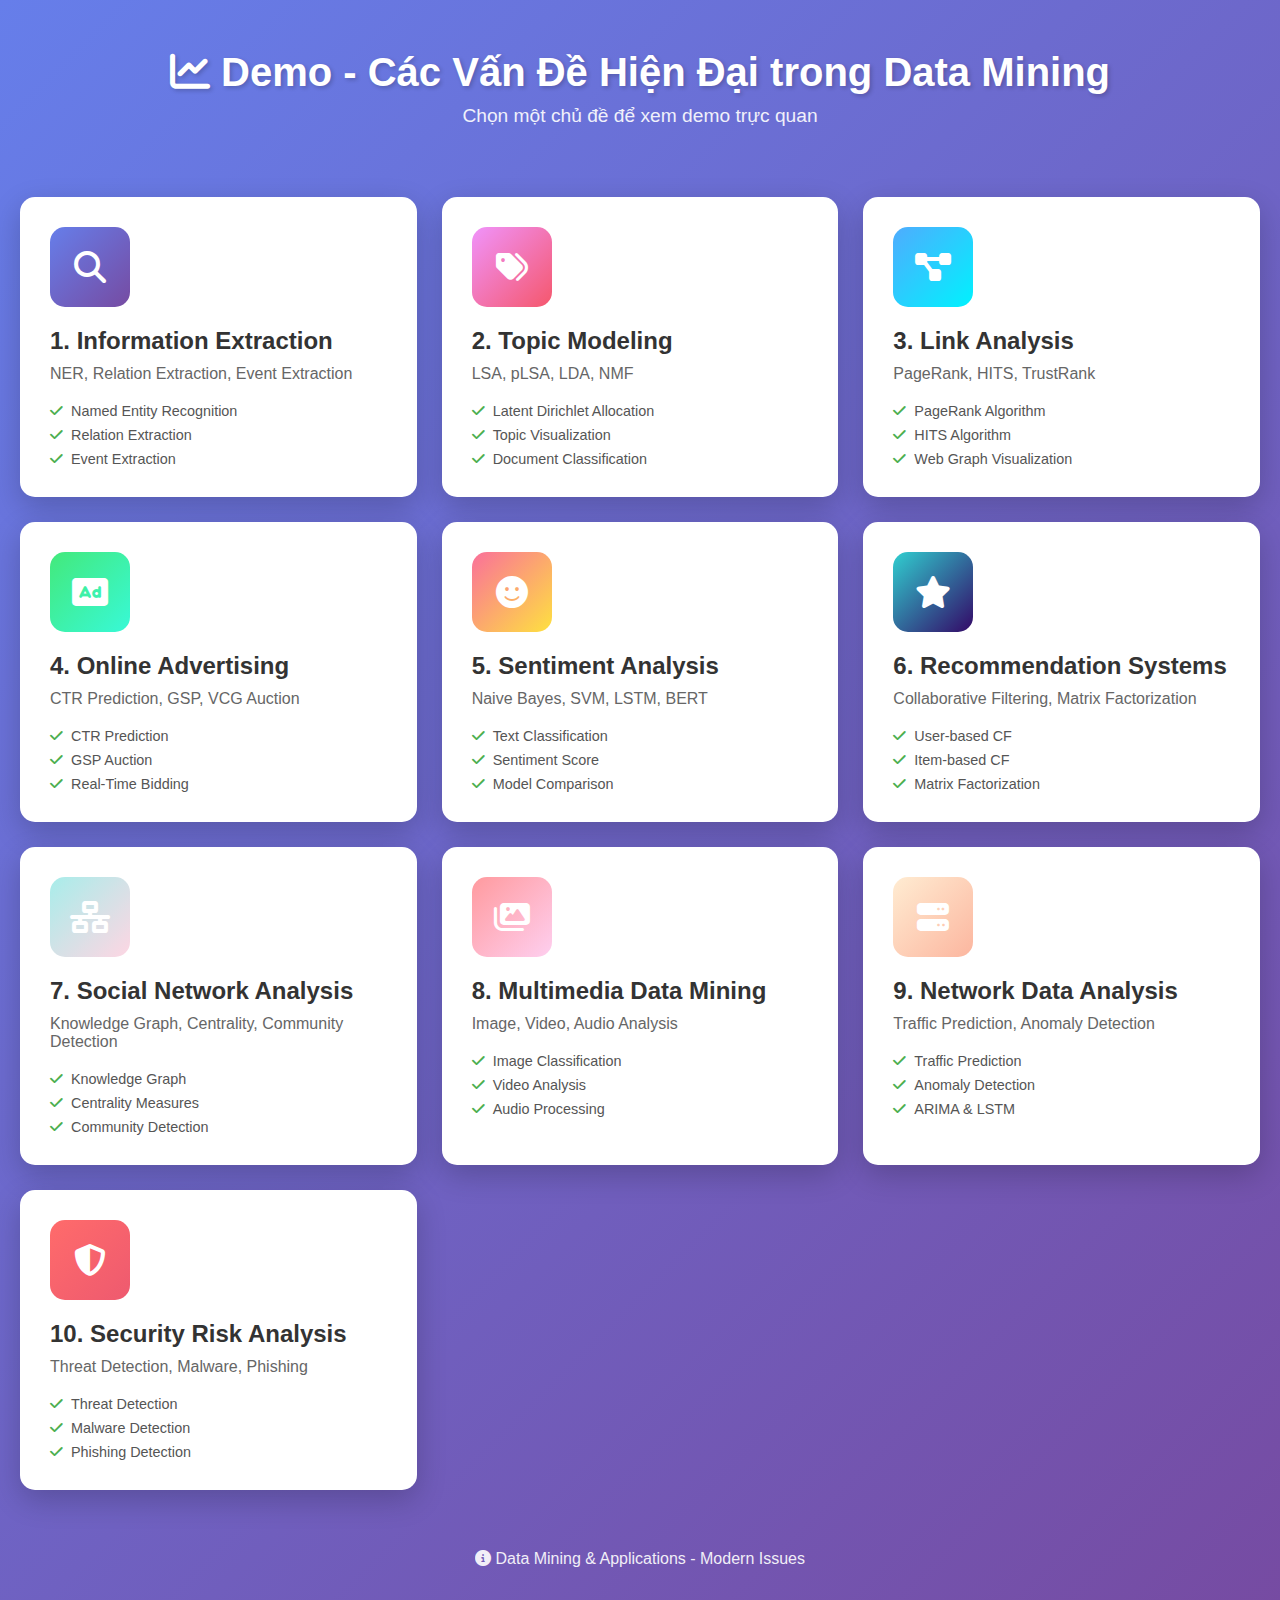
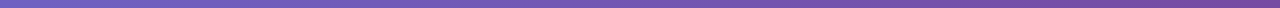
<file: demo/index.html>
<!DOCTYPE html>
<html lang="vi">
<head>
    <meta charset="UTF-8">
    <meta name="viewport" content="width=device-width, initial-scale=1.0">
    <title>Demo - Các Vấn Đề Hiện Đại trong Data Mining</title>
    <link rel="stylesheet" href="css/style.css">
    <link rel="stylesheet" href="https://cdnjs.cloudflare.com/ajax/libs/font-awesome/6.4.0/css/all.min.css">
</head>
<body>
    <div class="container">
        <header>
            <h1><i class="fas fa-chart-line"></i> Demo - Các Vấn Đề Hiện Đại trong Data Mining</h1>
            <p class="subtitle">Chọn một chủ đề để xem demo trực quan</p>
        </header>

        <div class="demo-grid">
            <!-- Demo 1: Information Extraction -->
            <div class="demo-card" onclick="window.location.href='demo1.html'">
                <div class="card-icon" style="background: linear-gradient(135deg, #667eea 0%, #764ba2 100%);">
                    <i class="fas fa-search"></i>
                </div>
                <h3>1. Information Extraction</h3>
                <p>NER, Relation Extraction, Event Extraction</p>
                <div class="card-features">
                    <span><i class="fas fa-check"></i> Named Entity Recognition</span>
                    <span><i class="fas fa-check"></i> Relation Extraction</span>
                    <span><i class="fas fa-check"></i> Event Extraction</span>
                </div>
            </div>

            <!-- Demo 2: Topic Modeling -->
            <div class="demo-card" onclick="window.location.href='demo2.html'">
                <div class="card-icon" style="background: linear-gradient(135deg, #f093fb 0%, #f5576c 100%);">
                    <i class="fas fa-tags"></i>
                </div>
                <h3>2. Topic Modeling</h3>
                <p>LSA, pLSA, LDA, NMF</p>
                <div class="card-features">
                    <span><i class="fas fa-check"></i> Latent Dirichlet Allocation</span>
                    <span><i class="fas fa-check"></i> Topic Visualization</span>
                    <span><i class="fas fa-check"></i> Document Classification</span>
                </div>
            </div>

            <!-- Demo 3: Link Analysis -->
            <div class="demo-card" onclick="window.location.href='demo3.html'">
                <div class="card-icon" style="background: linear-gradient(135deg, #4facfe 0%, #00f2fe 100%);">
                    <i class="fas fa-project-diagram"></i>
                </div>
                <h3>3. Link Analysis</h3>
                <p>PageRank, HITS, TrustRank</p>
                <div class="card-features">
                    <span><i class="fas fa-check"></i> PageRank Algorithm</span>
                    <span><i class="fas fa-check"></i> HITS Algorithm</span>
                    <span><i class="fas fa-check"></i> Web Graph Visualization</span>
                </div>
            </div>

            <!-- Demo 4: Online Advertising -->
            <div class="demo-card" onclick="window.location.href='demo4.html'">
                <div class="card-icon" style="background: linear-gradient(135deg, #43e97b 0%, #38f9d7 100%);">
                    <i class="fas fa-ad"></i>
                </div>
                <h3>4. Online Advertising</h3>
                <p>CTR Prediction, GSP, VCG Auction</p>
                <div class="card-features">
                    <span><i class="fas fa-check"></i> CTR Prediction</span>
                    <span><i class="fas fa-check"></i> GSP Auction</span>
                    <span><i class="fas fa-check"></i> Real-Time Bidding</span>
                </div>
            </div>

            <!-- Demo 5: Sentiment Analysis -->
            <div class="demo-card" onclick="window.location.href='demo5.html'">
                <div class="card-icon" style="background: linear-gradient(135deg, #fa709a 0%, #fee140 100%);">
                    <i class="fas fa-smile"></i>
                </div>
                <h3>5. Sentiment Analysis</h3>
                <p>Naive Bayes, SVM, LSTM, BERT</p>
                <div class="card-features">
                    <span><i class="fas fa-check"></i> Text Classification</span>
                    <span><i class="fas fa-check"></i> Sentiment Score</span>
                    <span><i class="fas fa-check"></i> Model Comparison</span>
                </div>
            </div>

            <!-- Demo 6: Recommendation Systems -->
            <div class="demo-card" onclick="window.location.href='demo6.html'">
                <div class="card-icon" style="background: linear-gradient(135deg, #30cfd0 0%, #330867 100%);">
                    <i class="fas fa-star"></i>
                </div>
                <h3>6. Recommendation Systems</h3>
                <p>Collaborative Filtering, Matrix Factorization</p>
                <div class="card-features">
                    <span><i class="fas fa-check"></i> User-based CF</span>
                    <span><i class="fas fa-check"></i> Item-based CF</span>
                    <span><i class="fas fa-check"></i> Matrix Factorization</span>
                </div>
            </div>

            <!-- Demo 7: Social Network Analysis -->
            <div class="demo-card" onclick="window.location.href='demo7.html'">
                <div class="card-icon" style="background: linear-gradient(135deg, #a8edea 0%, #fed6e3 100%);">
                    <i class="fas fa-network-wired"></i>
                </div>
                <h3>7. Social Network Analysis</h3>
                <p>Knowledge Graph, Centrality, Community Detection</p>
                <div class="card-features">
                    <span><i class="fas fa-check"></i> Knowledge Graph</span>
                    <span><i class="fas fa-check"></i> Centrality Measures</span>
                    <span><i class="fas fa-check"></i> Community Detection</span>
                </div>
            </div>

            <!-- Demo 8: Multimedia Data Mining -->
            <div class="demo-card" onclick="window.location.href='demo8.html'">
                <div class="card-icon" style="background: linear-gradient(135deg, #ff9a9e 0%, #fecfef 100%);">
                    <i class="fas fa-images"></i>
                </div>
                <h3>8. Multimedia Data Mining</h3>
                <p>Image, Video, Audio Analysis</p>
                <div class="card-features">
                    <span><i class="fas fa-check"></i> Image Classification</span>
                    <span><i class="fas fa-check"></i> Video Analysis</span>
                    <span><i class="fas fa-check"></i> Audio Processing</span>
                </div>
            </div>

            <!-- Demo 9: Network Data Analysis -->
            <div class="demo-card" onclick="window.location.href='demo9.html'">
                <div class="card-icon" style="background: linear-gradient(135deg, #ffecd2 0%, #fcb69f 100%);">
                    <i class="fas fa-server"></i>
                </div>
                <h3>9. Network Data Analysis</h3>
                <p>Traffic Prediction, Anomaly Detection</p>
                <div class="card-features">
                    <span><i class="fas fa-check"></i> Traffic Prediction</span>
                    <span><i class="fas fa-check"></i> Anomaly Detection</span>
                    <span><i class="fas fa-check"></i> ARIMA & LSTM</span>
                </div>
            </div>

            <!-- Demo 10: Security Risk Analysis -->
            <div class="demo-card" onclick="window.location.href='demo10.html'">
                <div class="card-icon" style="background: linear-gradient(135deg, #ff6b6b 0%, #ee5a6f 100%);">
                    <i class="fas fa-shield-alt"></i>
                </div>
                <h3>10. Security Risk Analysis</h3>
                <p>Threat Detection, Malware, Phishing</p>
                <div class="card-features">
                    <span><i class="fas fa-check"></i> Threat Detection</span>
                    <span><i class="fas fa-check"></i> Malware Detection</span>
                    <span><i class="fas fa-check"></i> Phishing Detection</span>
                </div>
            </div>
        </div>

        <footer>
            <p><i class="fas fa-info-circle"></i> Data Mining & Applications - Modern Issues</p>
        </footer>
    </div>
</body>
</html>
</file>
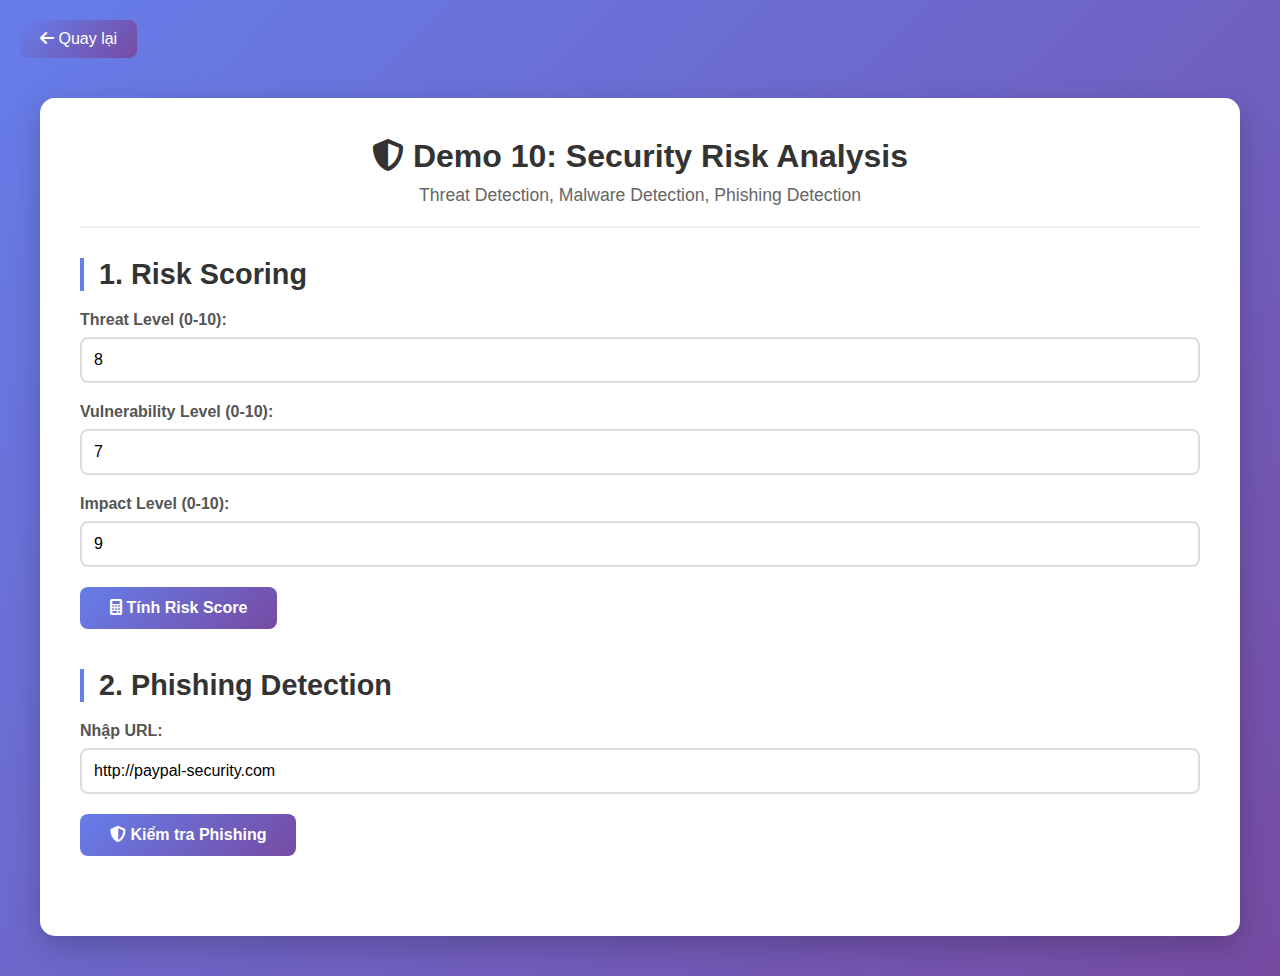
<file: demo/demo10.html>
<!DOCTYPE html>
<html lang="vi">
<head>
    <meta charset="UTF-8">
    <meta name="viewport" content="width=device-width, initial-scale=1.0">
    <title>Demo 10: Security Risk Analysis</title>
    <link rel="stylesheet" href="css/style.css">
    <link rel="stylesheet" href="https://cdnjs.cloudflare.com/ajax/libs/font-awesome/6.4.0/css/all.min.css">
</head>
<body>
    <div class="container">
        <a href="index.html" class="back-button"><i class="fas fa-arrow-left"></i> Quay lại</a>
        
        <div class="demo-container">
            <div class="demo-header">
                <h1><i class="fas fa-shield-alt"></i> Demo 10: Security Risk Analysis</h1>
                <p>Threat Detection, Malware Detection, Phishing Detection</p>
            </div>

            <div class="demo-section">
                <h2>1. Risk Scoring</h2>
                <div class="input-group">
                    <label>Threat Level (0-10):</label>
                    <input type="number" id="threat" value="8" min="0" max="10">
                </div>
                <div class="input-group">
                    <label>Vulnerability Level (0-10):</label>
                    <input type="number" id="vulnerability" value="7" min="0" max="10">
                </div>
                <div class="input-group">
                    <label>Impact Level (0-10):</label>
                    <input type="number" id="impact" value="9" min="0" max="10">
                </div>
                <button class="btn" onclick="calculateRisk()"><i class="fas fa-calculator"></i> Tính Risk Score</button>
                <div id="risk-result" class="result-box" style="display: none;"></div>
            </div>

            <div class="demo-section">
                <h2>2. Phishing Detection</h2>
                <div class="input-group">
                    <label>Nhập URL:</label>
                    <input type="text" id="url-input" placeholder="https://example.com" value="http://paypal-security.com">
                </div>
                <button class="btn" onclick="detectPhishing()"><i class="fas fa-shield-alt"></i> Kiểm tra Phishing</button>
                <div id="phishing-result" class="result-box" style="display: none;"></div>
            </div>
        </div>
    </div>

    <script src="js/demo10.js"></script>
</body>
</html>
</file>
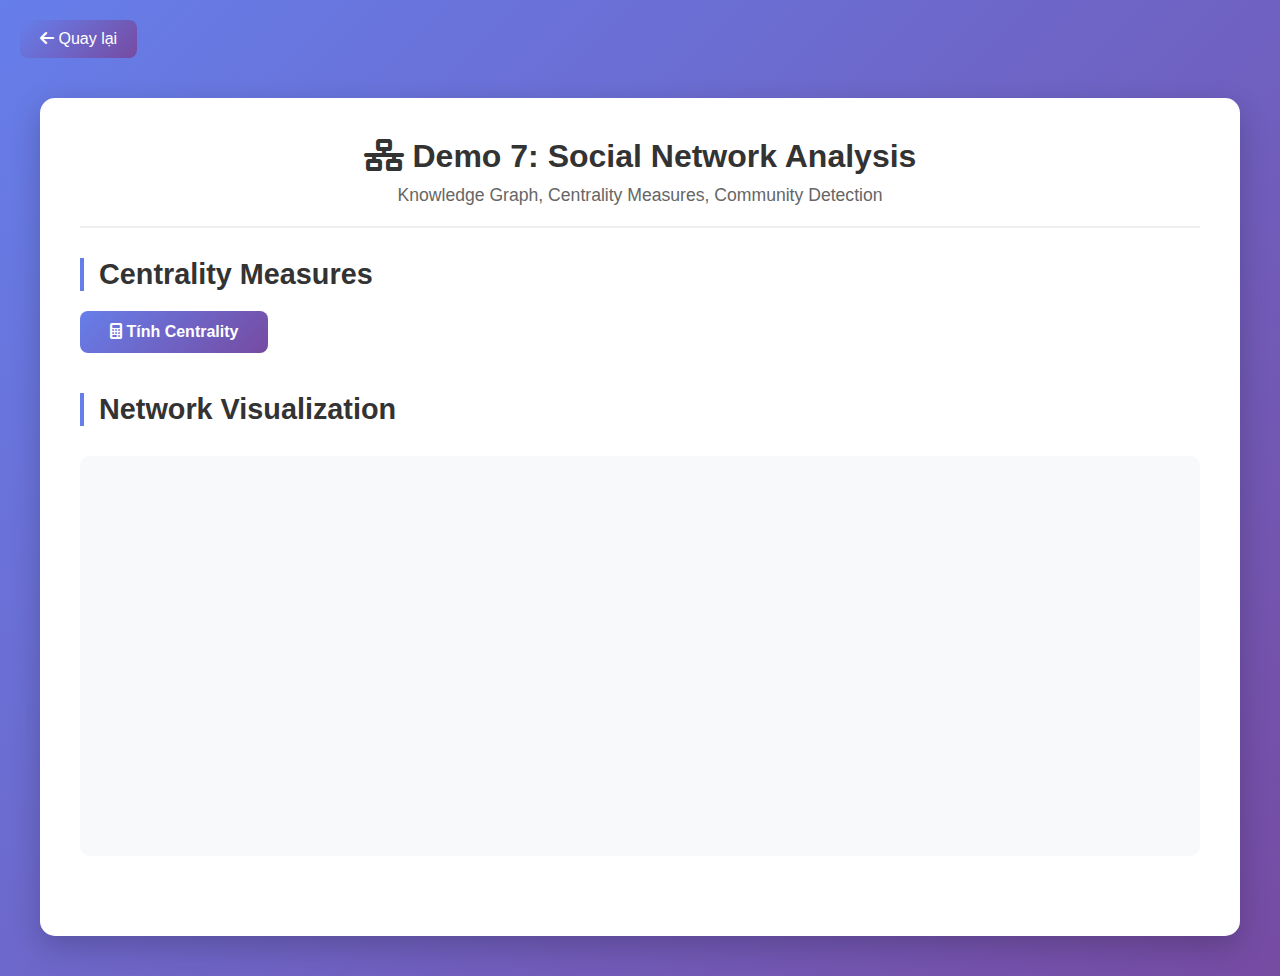
<file: demo/demo7.html>
<!DOCTYPE html>
<html lang="vi">
<head>
    <meta charset="UTF-8">
    <meta name="viewport" content="width=device-width, initial-scale=1.0">
    <title>Demo 7: Social Network Analysis</title>
    <link rel="stylesheet" href="css/style.css">
    <link rel="stylesheet" href="https://cdnjs.cloudflare.com/ajax/libs/font-awesome/6.4.0/css/all.min.css">
    <script src="https://d3js.org/d3.v7.min.js"></script>
</head>
<body>
    <div class="container">
        <a href="index.html" class="back-button"><i class="fas fa-arrow-left"></i> Quay lại</a>
        
        <div class="demo-container">
            <div class="demo-header">
                <h1><i class="fas fa-network-wired"></i> Demo 7: Social Network Analysis</h1>
                <p>Knowledge Graph, Centrality Measures, Community Detection</p>
            </div>

            <div class="demo-section">
                <h2>Centrality Measures</h2>
                <button class="btn" onclick="calculateCentrality()"><i class="fas fa-calculator"></i> Tính Centrality</button>
                <div id="centrality-result" class="result-box" style="display: none;"></div>
            </div>

            <div class="demo-section">
                <h2>Network Visualization</h2>
                <div id="network-visualization" class="visualization"></div>
            </div>
        </div>
    </div>

    <script src="js/demo7.js"></script>
</body>
</html>
</file>
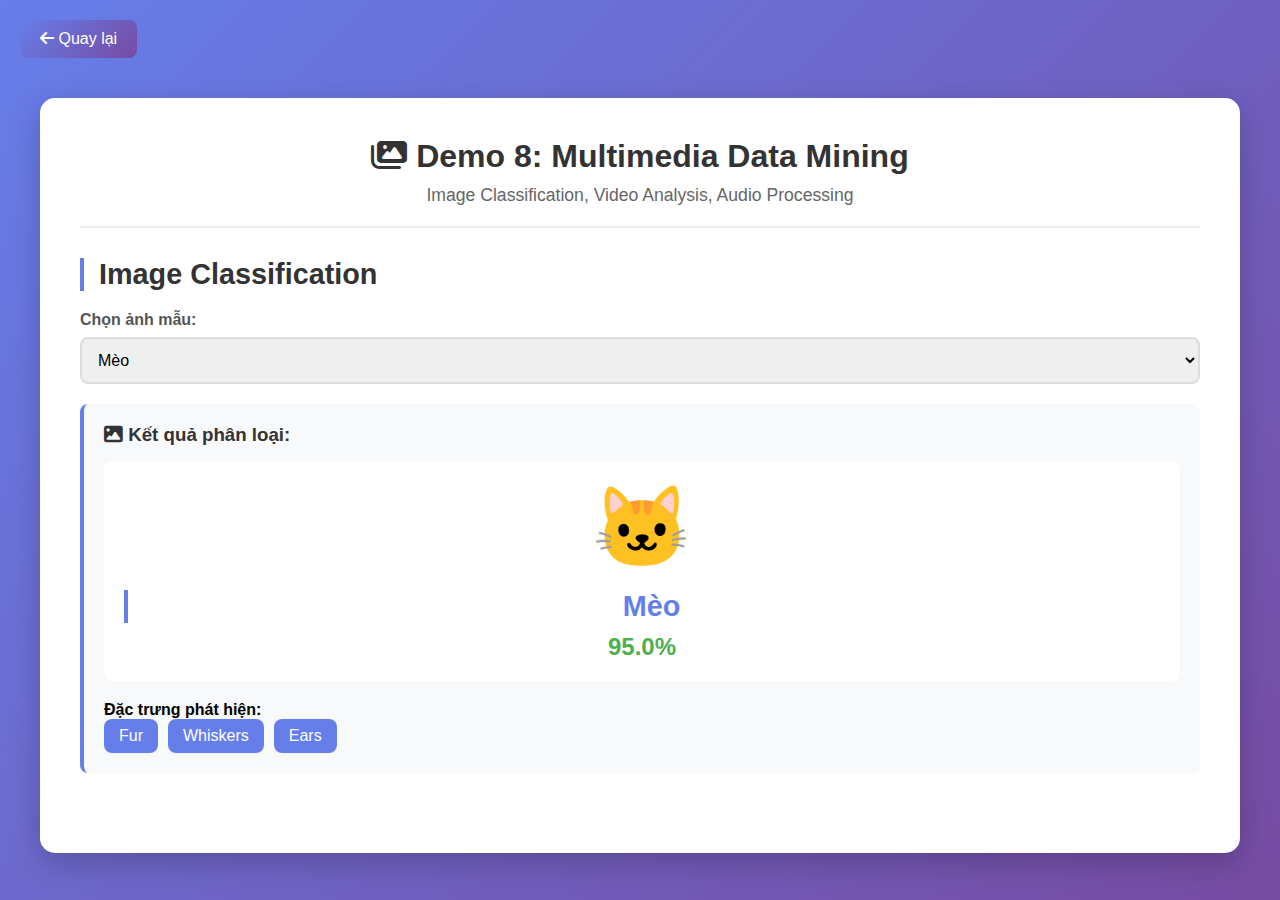
<file: demo/demo8.html>
<!DOCTYPE html>
<html lang="vi">
<head>
    <meta charset="UTF-8">
    <meta name="viewport" content="width=device-width, initial-scale=1.0">
    <title>Demo 8: Multimedia Data Mining</title>
    <link rel="stylesheet" href="css/style.css">
    <link rel="stylesheet" href="https://cdnjs.cloudflare.com/ajax/libs/font-awesome/6.4.0/css/all.min.css">
</head>
<body>
    <div class="container">
        <a href="index.html" class="back-button"><i class="fas fa-arrow-left"></i> Quay lại</a>
        
        <div class="demo-container">
            <div class="demo-header">
                <h1><i class="fas fa-images"></i> Demo 8: Multimedia Data Mining</h1>
                <p>Image Classification, Video Analysis, Audio Processing</p>
            </div>

            <div class="demo-section">
                <h2>Image Classification</h2>
                <div class="input-group">
                    <label>Chọn ảnh mẫu:</label>
                    <select id="image-select" onchange="classifyImage()">
                        <option value="cat">Mèo</option>
                        <option value="dog">Chó</option>
                        <option value="car">Xe hơi</option>
                        <option value="building">Tòa nhà</option>
                    </select>
                </div>
                <div id="image-result" class="result-box" style="display: none;"></div>
            </div>
        </div>
    </div>

    <script src="js/demo8.js"></script>
</body>
</html>
</file>
<file: demo/css/style.css>
* {
    margin: 0;
    padding: 0;
    box-sizing: border-box;
}

body {
    font-family: 'Segoe UI', Tahoma, Geneva, Verdana, sans-serif;
    background: linear-gradient(135deg, #667eea 0%, #764ba2 100%);
    min-height: 100vh;
    padding: 20px;
}

.container {
    max-width: 1400px;
    margin: 0 auto;
}

header {
    text-align: center;
    color: white;
    margin-bottom: 40px;
    padding: 30px 0;
}

header h1 {
    font-size: 2.5em;
    margin-bottom: 10px;
    text-shadow: 2px 2px 4px rgba(0,0,0,0.2);
}

.subtitle {
    font-size: 1.2em;
    opacity: 0.9;
}

.demo-grid {
    display: grid;
    grid-template-columns: repeat(auto-fit, minmax(320px, 1fr));
    gap: 25px;
    margin-bottom: 40px;
}

.demo-card {
    background: white;
    border-radius: 15px;
    padding: 30px;
    cursor: pointer;
    transition: all 0.3s ease;
    box-shadow: 0 10px 30px rgba(0,0,0,0.2);
    position: relative;
    overflow: hidden;
}

.demo-card::before {
    content: '';
    position: absolute;
    top: 0;
    left: 0;
    width: 100%;
    height: 5px;
    background: linear-gradient(90deg, #667eea, #764ba2);
    transform: scaleX(0);
    transition: transform 0.3s ease;
}

.demo-card:hover::before {
    transform: scaleX(1);
}

.demo-card:hover {
    transform: translateY(-10px);
    box-shadow: 0 15px 40px rgba(0,0,0,0.3);
}

.card-icon {
    width: 80px;
    height: 80px;
    border-radius: 15px;
    display: flex;
    align-items: center;
    justify-content: center;
    margin-bottom: 20px;
    color: white;
    font-size: 2em;
}

.demo-card h3 {
    color: #333;
    margin-bottom: 10px;
    font-size: 1.5em;
}

.demo-card > p {
    color: #666;
    margin-bottom: 20px;
    font-size: 1em;
}

.card-features {
    display: flex;
    flex-direction: column;
    gap: 8px;
}

.card-features span {
    color: #555;
    font-size: 0.9em;
    display: flex;
    align-items: center;
    gap: 8px;
}

.card-features i {
    color: #4caf50;
}

footer {
    text-align: center;
    color: white;
    padding: 20px;
    opacity: 0.9;
}

/* Demo Page Styles */
.demo-container {
    background: white;
    border-radius: 15px;
    padding: 40px;
    margin: 20px auto;
    max-width: 1200px;
    box-shadow: 0 10px 30px rgba(0,0,0,0.2);
}

.demo-header {
    text-align: center;
    margin-bottom: 30px;
    padding-bottom: 20px;
    border-bottom: 2px solid #eee;
}

.demo-header h1 {
    color: #333;
    font-size: 2em;
    margin-bottom: 10px;
}

.demo-header p {
    color: #666;
    font-size: 1.1em;
}

.back-button {
    display: inline-block;
    padding: 10px 20px;
    background: linear-gradient(135deg, #667eea 0%, #764ba2 100%);
    color: white;
    text-decoration: none;
    border-radius: 8px;
    margin-bottom: 20px;
    transition: all 0.3s ease;
}

.back-button:hover {
    transform: translateX(-5px);
    box-shadow: 0 5px 15px rgba(102, 126, 234, 0.4);
}

.demo-section {
    margin-bottom: 40px;
}

.demo-section h2 {
    color: #333;
    margin-bottom: 20px;
    font-size: 1.8em;
    border-left: 4px solid #667eea;
    padding-left: 15px;
}

.input-group {
    margin-bottom: 20px;
}

.input-group label {
    display: block;
    margin-bottom: 8px;
    color: #555;
    font-weight: 600;
}

.input-group input,
.input-group textarea,
.input-group select {
    width: 100%;
    padding: 12px;
    border: 2px solid #ddd;
    border-radius: 8px;
    font-size: 1em;
    transition: border-color 0.3s ease;
}

.input-group input:focus,
.input-group textarea:focus,
.input-group select:focus {
    outline: none;
    border-color: #667eea;
}

.btn {
    padding: 12px 30px;
    background: linear-gradient(135deg, #667eea 0%, #764ba2 100%);
    color: white;
    border: none;
    border-radius: 8px;
    font-size: 1em;
    cursor: pointer;
    transition: all 0.3s ease;
    font-weight: 600;
}

.btn:hover {
    transform: translateY(-2px);
    box-shadow: 0 5px 15px rgba(102, 126, 234, 0.4);
}

.btn:active {
    transform: translateY(0);
}

.result-box {
    background: #f8f9fa;
    border-left: 4px solid #667eea;
    padding: 20px;
    border-radius: 8px;
    margin-top: 20px;
}

.result-box h3 {
    color: #333;
    margin-bottom: 15px;
}

.result-item {
    margin-bottom: 10px;
    padding: 10px;
    background: white;
    border-radius: 5px;
}

.result-item strong {
    color: #667eea;
}

.chart-container {
    margin: 30px 0;
    padding: 20px;
    background: #f8f9fa;
    border-radius: 10px;
}

.visualization {
    margin: 30px 0;
    padding: 20px;
    background: #f8f9fa;
    border-radius: 10px;
    min-height: 400px;
}

.grid-2 {
    display: grid;
    grid-template-columns: 1fr 1fr;
    gap: 20px;
}

.grid-3 {
    display: grid;
    grid-template-columns: repeat(3, 1fr);
    gap: 20px;
}

@media (max-width: 768px) {
    .grid-2,
    .grid-3 {
        grid-template-columns: 1fr;
    }
    
    header h1 {
        font-size: 2em;
    }
    
    .demo-container {
        padding: 20px;
    }
}

/* Loading Animation */
.loading {
    display: inline-block;
    width: 20px;
    height: 20px;
    border: 3px solid rgba(102, 126, 234, 0.3);
    border-radius: 50%;
    border-top-color: #667eea;
    animation: spin 1s ease-in-out infinite;
}

@keyframes spin {
    to { transform: rotate(360deg); }
}

/* Alert Styles */
.alert {
    padding: 15px;
    border-radius: 8px;
    margin-bottom: 20px;
}

.alert-success {
    background: #d4edda;
    color: #155724;
    border-left: 4px solid #28a745;
}

.alert-error {
    background: #f8d7da;
    color: #721c24;
    border-left: 4px solid #dc3545;
}

.alert-info {
    background: #d1ecf1;
    color: #0c5460;
    border-left: 4px solid #17a2b8;
}

/* Table Styles */
.table-container {
    overflow-x: auto;
    margin: 20px 0;
}

table {
    width: 100%;
    border-collapse: collapse;
    background: white;
    border-radius: 8px;
    overflow: hidden;
}

th, td {
    padding: 12px;
    text-align: left;
    border-bottom: 1px solid #eee;
}

th {
    background: linear-gradient(135deg, #667eea 0%, #764ba2 100%);
    color: white;
    font-weight: 600;
}

tr:hover {
    background: #f8f9fa;
}

/* Form Control */
.form-control {
    width: 100%;
    padding: 10px;
    border: 1px solid #ddd;
    border-radius: 5px;
    font-size: 14px;
}

/* Step Box Styles */
.step-box {
    background: #f8f9fa;
    border-left: 4px solid #667eea;
    padding: 15px;
    margin: 10px 0;
    border-radius: 5px;
    animation: slideIn 0.3s ease-out;
}

@keyframes slideIn {
    from {
        opacity: 0;
        transform: translateX(-10px);
    }
    to {
        opacity: 1;
        transform: translateX(0);
    }
}

.algorithm-step {
    background: white;
    padding: 12px;
    margin: 8px 0;
    border-radius: 5px;
    border: 1px solid #e0e0e0;
    font-family: 'Courier New', monospace;
    font-size: 0.9em;
    max-height: 300px;
    overflow-y: auto;
}

.visualization-box {
    background: linear-gradient(135deg, #f5f7fa 0%, #c3cfe2 100%);
    padding: 20px;
    border-radius: 8px;
    margin: 15px 0;
}

.token-tag {
    display: inline-block;
    padding: 4px 8px;
    margin: 2px;
    border-radius: 4px;
    font-weight: bold;
    font-size: 0.85em;
}

.tag-PERSON { background: #ff6b6b; color: white; }
.tag-ORGANIZATION { background: #4ecdc4; color: white; }
.tag-LOCATION { background: #95e1d3; color: #333; }
.tag-DATE { background: #f38181; color: white; }
.tag-MONEY { background: #aa96da; color: white; }
.tag-O { background: #e0e0e0; color: #333; }
.tag-B { background: #667eea; color: white; }
.tag-I { background: #764ba2; color: white; }
</file>
